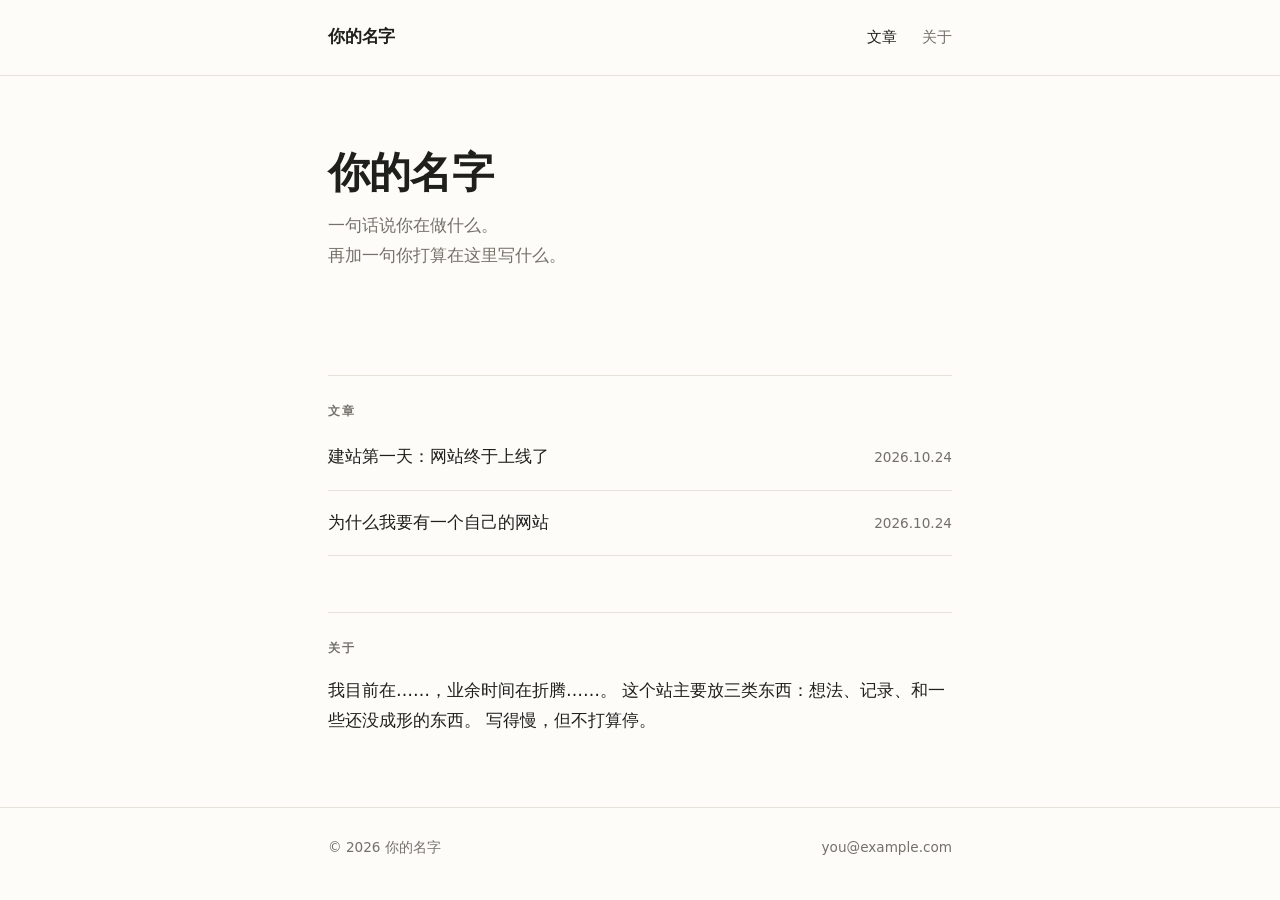
<file: index.html>
<!doctype html>
<html lang="zh-CN">
<head>
<meta charset="utf-8">
<meta name="viewport" content="width=device-width, initial-scale=1">
<title>你的名字 · 个人主页</title>
<meta name="description" content="这里放一句话介绍你自己。">
<link rel="icon" href="assets/favicon.svg" type="image/svg+xml">
<link rel="stylesheet" href="assets/style.css">
</head>
<body>

<header class="site-header">
  <div class="wrap">
    <a class="brand" href="index.html">你的名字</a>
    <nav class="nav">
      <a href="index.html" aria-current="page">文章</a>
      <a href="about.html">关于</a>
    </nav>
  </div>
</header>

<main class="wrap">

  <section class="hero">
    <h1>你的名字</h1>
    <p>一句话说你在做什么。<br>再加一句你打算在这里写什么。</p>
  </section>

  <h2 class="section-title">文章</h2>
  <ul class="post-list">
    <li>
      <a href="posts/build-log-001.html">
        <span class="title">建站第一天：网站终于上线了</span>
        <time datetime="2026-10-24">2026.10.24</time>
      </a>
    </li>
    <li>
      <a href="posts/why-a-website.html">
        <span class="title">为什么我要有一个自己的网站</span>
        <time datetime="2026-10-24">2026.10.24</time>
      </a>
    </li>
  </ul>

  <h2 class="section-title">关于</h2>
  <p>
    我目前在……，业余时间在折腾……。
    这个站主要放三类东西：想法、记录、和一些还没成形的东西。
    写得慢，但不打算停。
  </p>

</main>

<footer class="site-footer">
  <div class="wrap">
    <span>© 2026 你的名字</span>
    <span><a href="mailto:you@example.com">you@example.com</a></span>
  </div>
</footer>

</body>
</html>
</file>
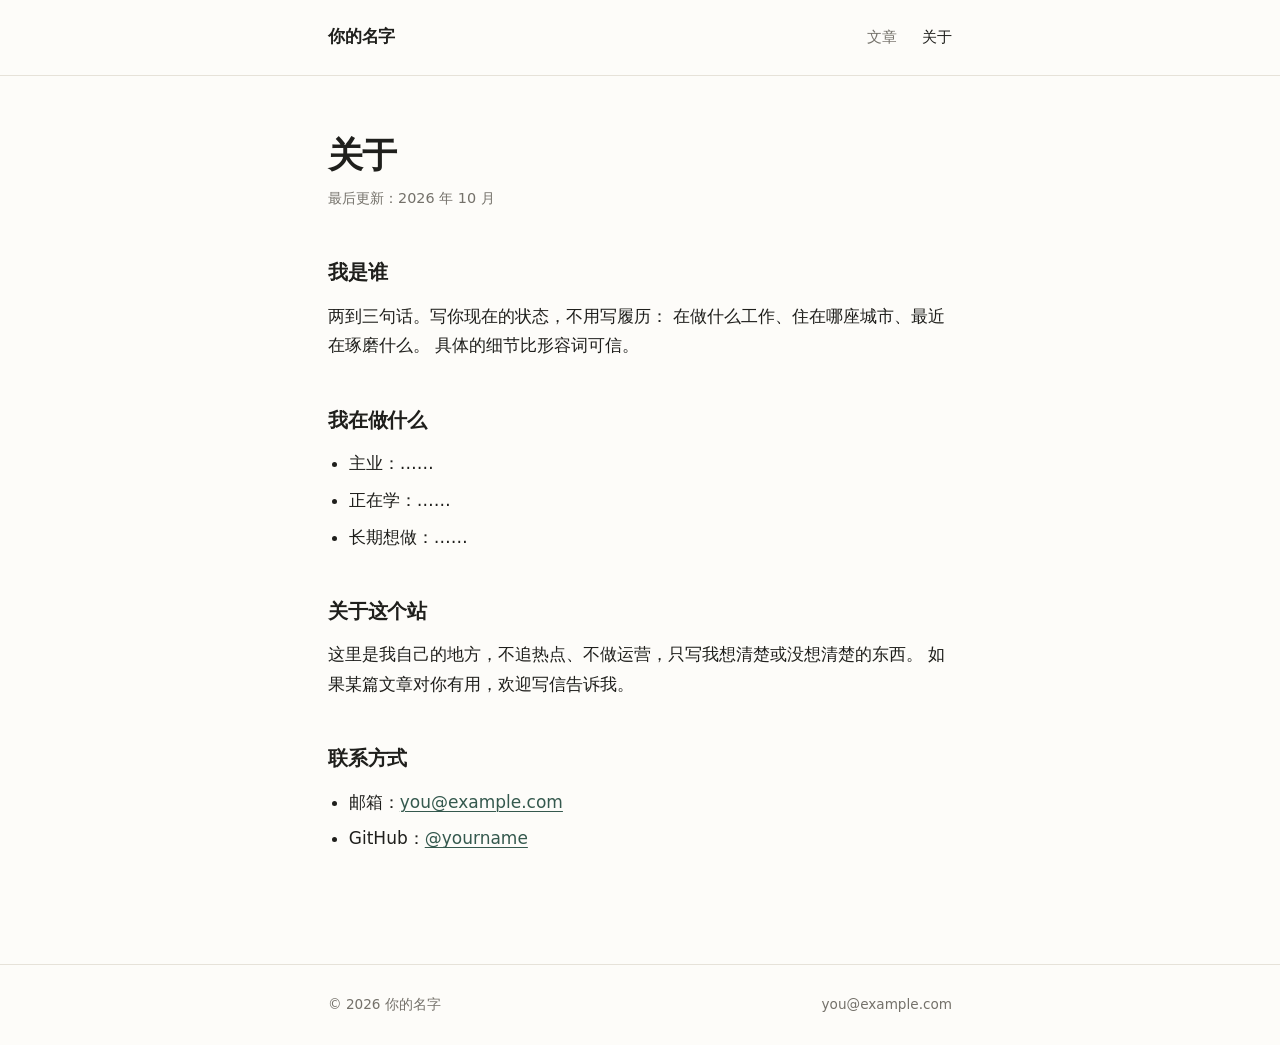
<file: about.html>
<!doctype html>
<html lang="zh-CN">
<head>
<meta charset="utf-8">
<meta name="viewport" content="width=device-width, initial-scale=1">
<title>关于 · 你的名字</title>
<meta name="description" content="关于我，以及关于这个网站。">
<link rel="icon" href="assets/favicon.svg" type="image/svg+xml">
<link rel="stylesheet" href="assets/style.css">
</head>
<body>

<header class="site-header">
  <div class="wrap">
    <a class="brand" href="index.html">你的名字</a>
    <nav class="nav">
      <a href="index.html">文章</a>
      <a href="about.html" aria-current="page">关于</a>
    </nav>
  </div>
</header>

<main class="wrap">
  <article class="article">

    <header>
      <h1>关于</h1>
      <p class="meta">最后更新：2026 年 10 月</p>
    </header>

    <h2>我是谁</h2>
    <p>
      两到三句话。写你现在的状态，不用写履历：
      在做什么工作、住在哪座城市、最近在琢磨什么。
      具体的细节比形容词可信。
    </p>

    <h2>我在做什么</h2>
    <ul>
      <li>主业：……</li>
      <li>正在学：……</li>
      <li>长期想做：……</li>
    </ul>

    <h2>关于这个站</h2>
    <p>
      这里是我自己的地方，不追热点、不做运营，只写我想清楚或没想清楚的东西。
      如果某篇文章对你有用，欢迎写信告诉我。
    </p>

    <h2>联系方式</h2>
    <ul>
      <li>邮箱：<a href="mailto:you@example.com">you@example.com</a></li>
      <li>GitHub：<a href="https://github.com/yourname">@yourname</a></li>
    </ul>

  </article>
</main>

<footer class="site-footer">
  <div class="wrap">
    <span>© 2026 你的名字</span>
    <span><a href="mailto:you@example.com">you@example.com</a></span>
  </div>
</footer>

</body>
</html>
</file>
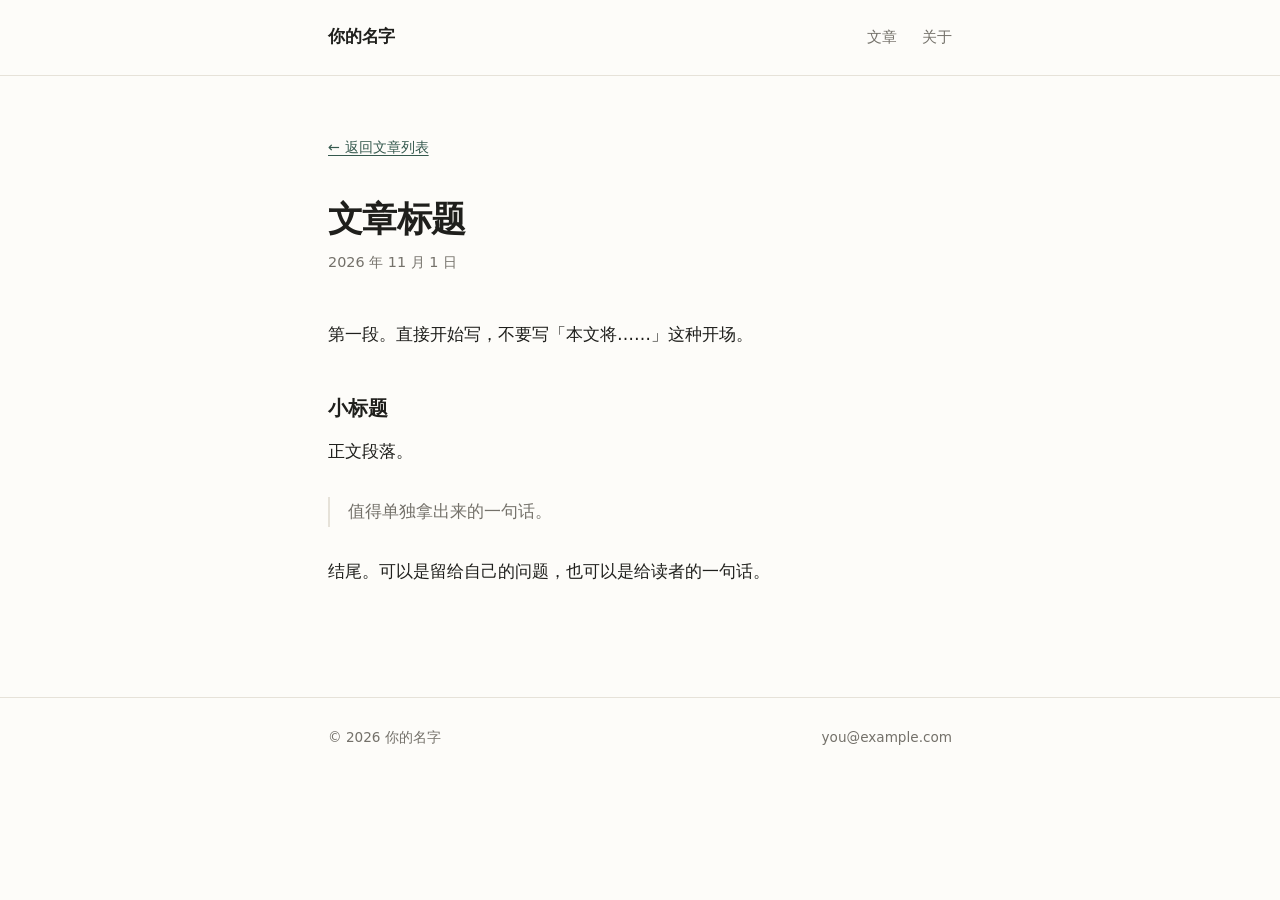
<file: posts/_template.html>
<!doctype html>
<!--
  ============================================================
  文章模板 —— 写新文章时复制这个文件
  ============================================================

  步骤：
  1. 在 posts/ 目录里复制这个文件，改文件名，比如 2026-11-my-post.html
     文件名只用小写字母、数字和连字符，不要用空格和中文
  2. 改下面五个地方：
     - <title>          文章标题 · 你的名字
     - <meta description>  一两句话摘要（搜索结果里显示）
     - <h1>             文章标题
     - <p class="meta"> 日期
     - 正文：删掉示例段落，写你的内容
  3. 回到 index.html，在 <ul class="post-list"> 里加一条：

     <li>
       <a href="posts/你的文件名.html">
         <span class="title">文章标题</span>
         <time datetime="2026-11-01">2026.11.01</time>
       </a>
     </li>

     注意：最新的放最上面
  4. 提交、推送，等一两分钟

  正文可用的标签：
    <h2>小标题</h2>
    <p>段落</p>
    <strong>加粗</strong>  <em>斜体</em>
    <a href="https://...">链接</a>
    <ul><li>列表项</li></ul>
    <blockquote><p>引用</p></blockquote>
    <code>行内代码</code>
    <pre><code>代码块</code></pre>
    <hr>  分隔线
    <img src="../assets/图片名.jpg" alt="描述">
  ============================================================
-->
<html lang="zh-CN">
<head>
<meta charset="utf-8">
<meta name="viewport" content="width=device-width, initial-scale=1">
<title>文章标题 · 你的名字</title>
<meta name="description" content="一句话摘要。">
<link rel="icon" href="../assets/favicon.svg" type="image/svg+xml">
<link rel="stylesheet" href="../assets/style.css">
</head>
<body>

<header class="site-header">
  <div class="wrap">
    <a class="brand" href="../index.html">你的名字</a>
    <nav class="nav">
      <a href="../index.html">文章</a>
      <a href="../about.html">关于</a>
    </nav>
  </div>
</header>

<main class="wrap">
  <article class="article">

    <a class="back" href="../index.html">← 返回文章列表</a>

    <header>
      <h1>文章标题</h1>
      <p class="meta"><time datetime="2026-11-01">2026 年 11 月 1 日</time></p>
    </header>

    <p>第一段。直接开始写，不要写「本文将……」这种开场。</p>

    <h2>小标题</h2>

    <p>正文段落。</p>

    <blockquote>
      <p>值得单独拿出来的一句话。</p>
    </blockquote>

    <p>结尾。可以是留给自己的问题，也可以是给读者的一句话。</p>

  </article>
</main>

<footer class="site-footer">
  <div class="wrap">
    <span>© 2026 你的名字</span>
    <span><a href="mailto:you@example.com">you@example.com</a></span>
  </div>
</footer>

</body>
</html>
</file>
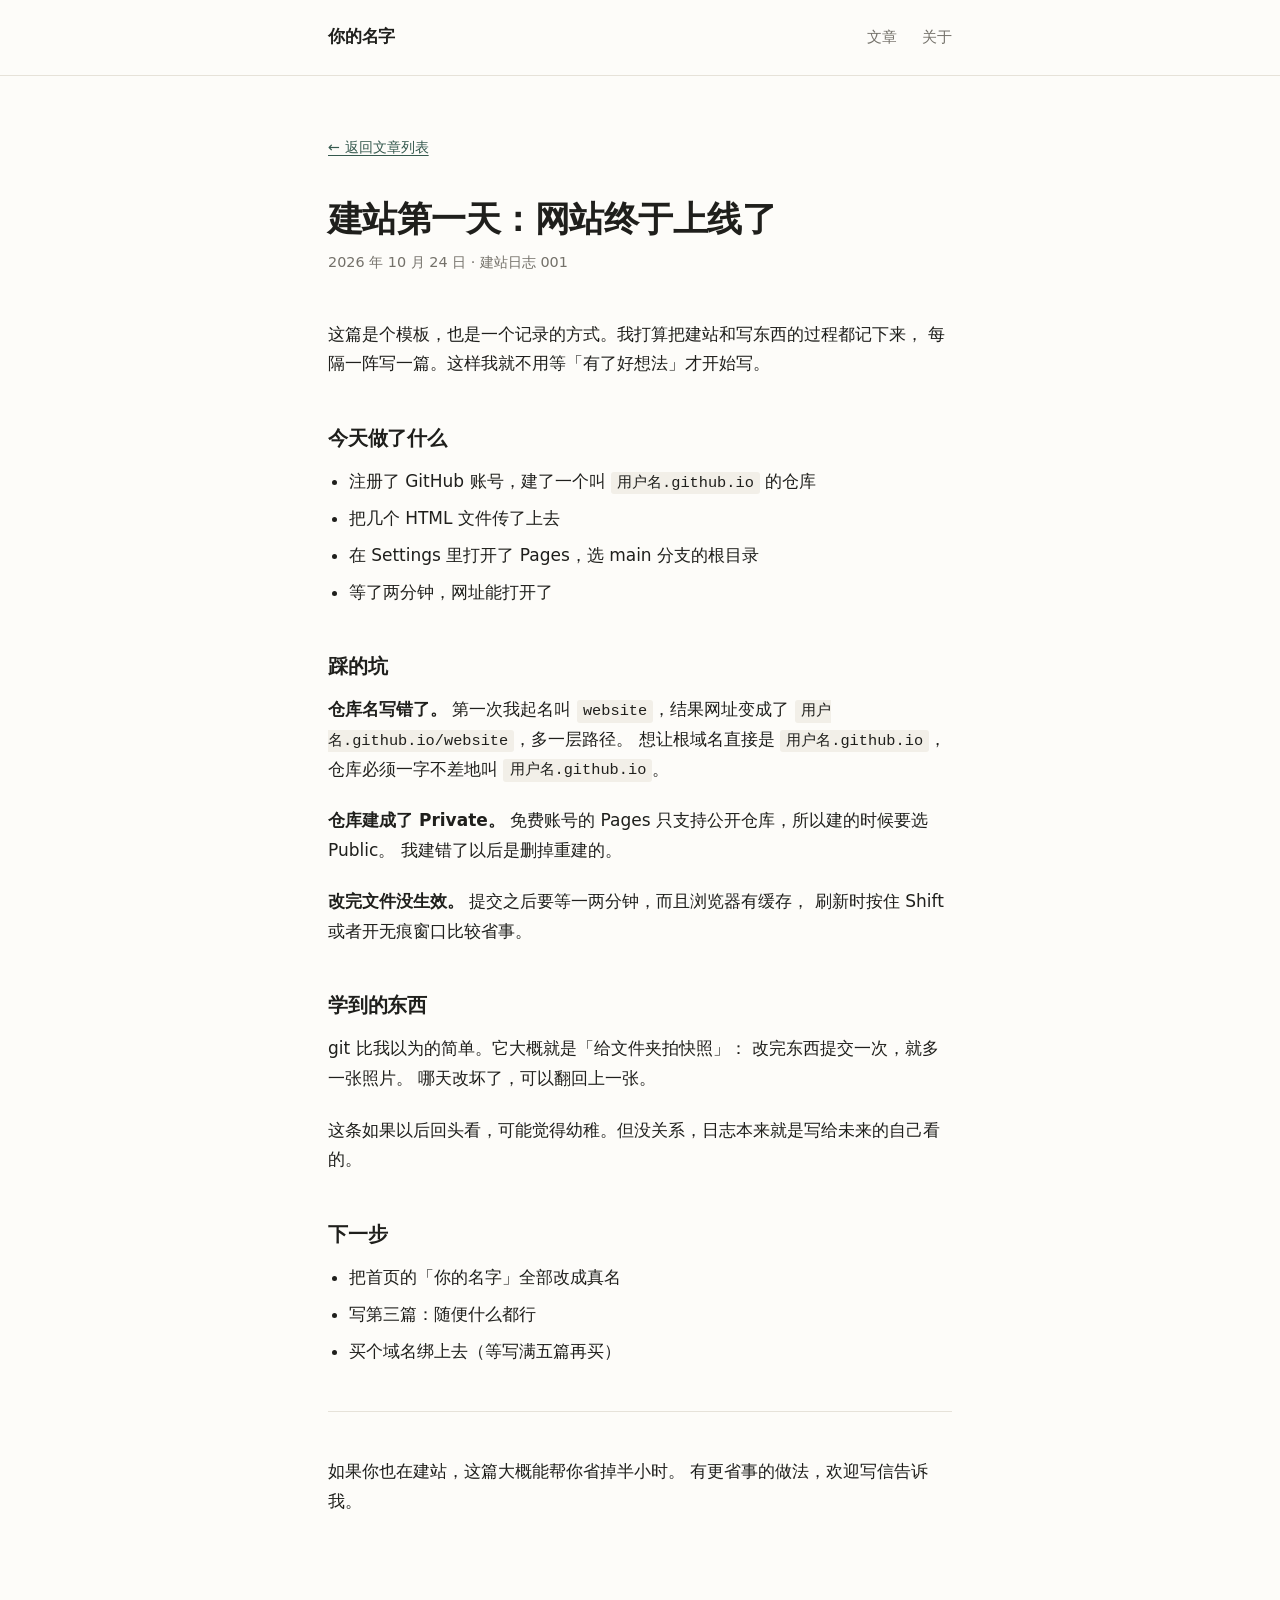
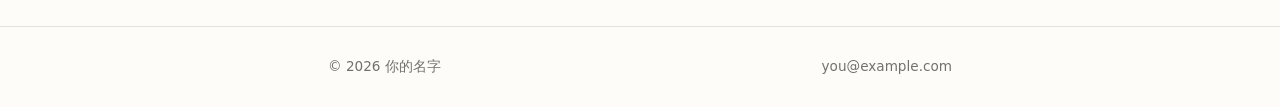
<file: posts/build-log-001.html>
<!doctype html>
<html lang="zh-CN">
<head>
<meta charset="utf-8">
<meta name="viewport" content="width=device-width, initial-scale=1">
<title>建站第一天：网站终于上线了 · 你的名字</title>
<meta name="description" content="建站日志 001：从零到有网址，实际用了不到一小时。">
<link rel="icon" href="../assets/favicon.svg" type="image/svg+xml">
<link rel="stylesheet" href="../assets/style.css">
</head>
<body>

<header class="site-header">
  <div class="wrap">
    <a class="brand" href="../index.html">你的名字</a>
    <nav class="nav">
      <a href="../index.html">文章</a>
      <a href="../about.html">关于</a>
    </nav>
  </div>
</header>

<main class="wrap">
  <article class="article">

    <a class="back" href="../index.html">← 返回文章列表</a>

    <header>
      <h1>建站第一天：网站终于上线了</h1>
      <p class="meta"><time datetime="2026-10-24">2026 年 10 月 24 日</time> · 建站日志 001</p>
    </header>

    <p>
      这篇是个模板，也是一个记录的方式。我打算把建站和写东西的过程都记下来，
      每隔一阵写一篇。这样我就不用等「有了好想法」才开始写。
    </p>

    <h2>今天做了什么</h2>
    <ul>
      <li>注册了 GitHub 账号，建了一个叫 <code>用户名.github.io</code> 的仓库</li>
      <li>把几个 HTML 文件传了上去</li>
      <li>在 Settings 里打开了 Pages，选 main 分支的根目录</li>
      <li>等了两分钟，网址能打开了</li>
    </ul>

    <h2>踩的坑</h2>

    <p>
      <strong>仓库名写错了。</strong>
      第一次我起名叫 <code>website</code>，结果网址变成了
      <code>用户名.github.io/website</code>，多一层路径。
      想让根域名直接是 <code>用户名.github.io</code>，仓库必须一字不差地叫
      <code>用户名.github.io</code>。
    </p>

    <p>
      <strong>仓库建成了 Private。</strong>
      免费账号的 Pages 只支持公开仓库，所以建的时候要选 Public。
      我建错了以后是删掉重建的。
    </p>

    <p>
      <strong>改完文件没生效。</strong>
      提交之后要等一两分钟，而且浏览器有缓存，
      刷新时按住 Shift 或者开无痕窗口比较省事。
    </p>

    <h2>学到的东西</h2>

    <p>
      git 比我以为的简单。它大概就是「给文件夹拍快照」：
      改完东西提交一次，就多一张照片。
      哪天改坏了，可以翻回上一张。
    </p>

    <p>
      这条如果以后回头看，可能觉得幼稚。但没关系，日志本来就是写给未来的自己看的。
    </p>

    <h2>下一步</h2>
    <ul>
      <li>把首页的「你的名字」全部改成真名</li>
      <li>写第三篇：随便什么都行</li>
      <li>买个域名绑上去（等写满五篇再买）</li>
    </ul>

    <hr>

    <p>
      如果你也在建站，这篇大概能帮你省掉半小时。
      有更省事的做法，欢迎写信告诉我。
    </p>

  </article>
</main>

<footer class="site-footer">
  <div class="wrap">
    <span>© 2026 你的名字</span>
    <span><a href="mailto:you@example.com">you@example.com</a></span>
  </div>
</footer>

</body>
</html>
</file>
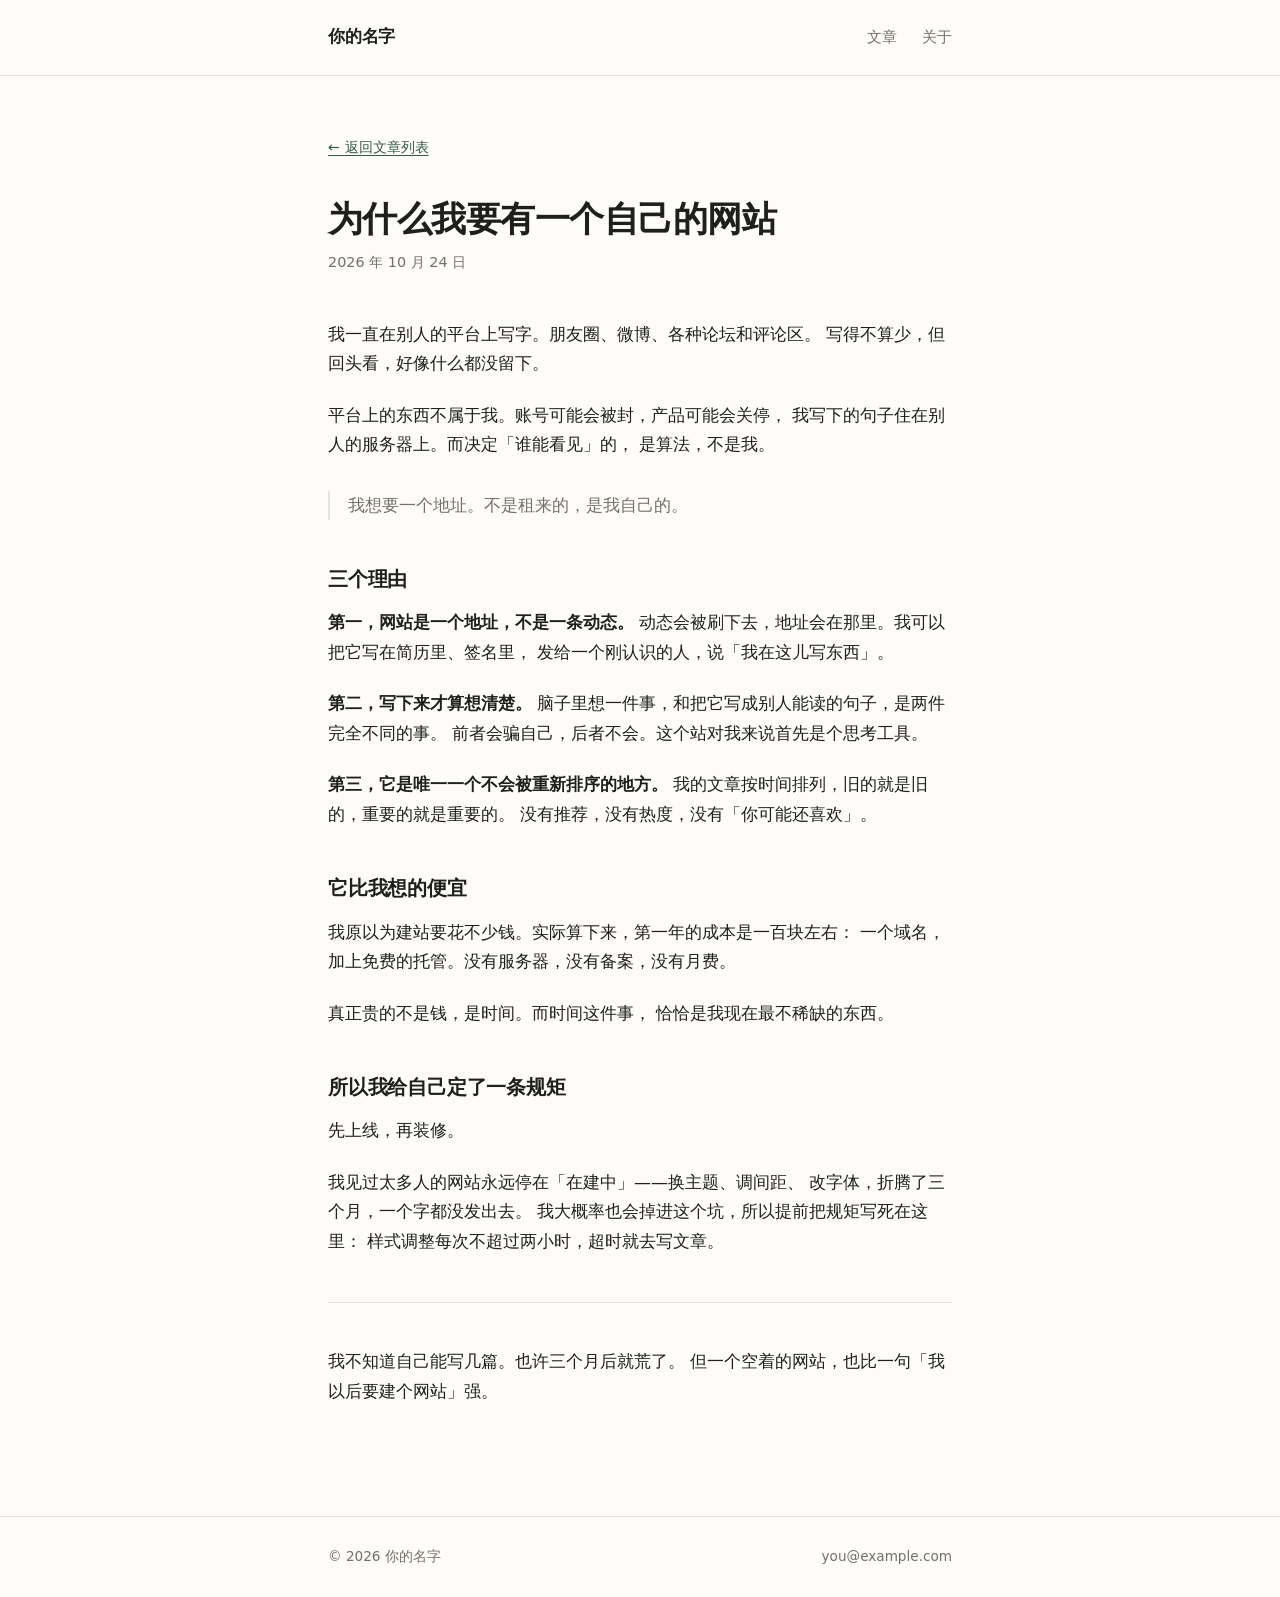
<file: posts/why-a-website.html>
<!doctype html>
<html lang="zh-CN">
<head>
<meta charset="utf-8">
<meta name="viewport" content="width=device-width, initial-scale=1">
<title>为什么我要有一个自己的网站 · 你的名字</title>
<meta name="description" content="平台上的东西不属于我，我想要一个自己的地址。">
<link rel="icon" href="../assets/favicon.svg" type="image/svg+xml">
<link rel="stylesheet" href="../assets/style.css">
</head>
<body>

<header class="site-header">
  <div class="wrap">
    <a class="brand" href="../index.html">你的名字</a>
    <nav class="nav">
      <a href="../index.html">文章</a>
      <a href="../about.html">关于</a>
    </nav>
  </div>
</header>

<main class="wrap">
  <article class="article">

    <a class="back" href="../index.html">← 返回文章列表</a>

    <header>
      <h1>为什么我要有一个自己的网站</h1>
      <p class="meta"><time datetime="2026-10-24">2026 年 10 月 24 日</time></p>
    </header>

    <p>
      我一直在别人的平台上写字。朋友圈、微博、各种论坛和评论区。
      写得不算少，但回头看，好像什么都没留下。
    </p>

    <p>
      平台上的东西不属于我。账号可能会被封，产品可能会关停，
      我写下的句子住在别人的服务器上。而决定「谁能看见」的，
      是算法，不是我。
    </p>

    <blockquote>
      <p>我想要一个地址。不是租来的，是我自己的。</p>
    </blockquote>

    <h2>三个理由</h2>

    <p>
      <strong>第一，网站是一个地址，不是一条动态。</strong>
      动态会被刷下去，地址会在那里。我可以把它写在简历里、签名里，
      发给一个刚认识的人，说「我在这儿写东西」。
    </p>

    <p>
      <strong>第二，写下来才算想清楚。</strong>
      脑子里想一件事，和把它写成别人能读的句子，是两件完全不同的事。
      前者会骗自己，后者不会。这个站对我来说首先是个思考工具。
    </p>

    <p>
      <strong>第三，它是唯一一个不会被重新排序的地方。</strong>
      我的文章按时间排列，旧的就是旧的，重要的就是重要的。
      没有推荐，没有热度，没有「你可能还喜欢」。
    </p>

    <h2>它比我想的便宜</h2>

    <p>
      我原以为建站要花不少钱。实际算下来，第一年的成本是一百块左右：
      一个域名，加上免费的托管。没有服务器，没有备案，没有月费。
    </p>

    <p>
      真正贵的不是钱，是时间。而时间这件事，
      恰恰是我现在最不稀缺的东西。
    </p>

    <h2>所以我给自己定了一条规矩</h2>

    <p>
      先上线，再装修。
    </p>

    <p>
      我见过太多人的网站永远停在「在建中」——换主题、调间距、
      改字体，折腾了三个月，一个字都没发出去。
      我大概率也会掉进这个坑，所以提前把规矩写死在这里：
      样式调整每次不超过两小时，超时就去写文章。
    </p>

    <hr>

    <p>
      我不知道自己能写几篇。也许三个月后就荒了。
      但一个空着的网站，也比一句「我以后要建个网站」强。
    </p>

  </article>
</main>

<footer class="site-footer">
  <div class="wrap">
    <span>© 2026 你的名字</span>
    <span><a href="mailto:you@example.com">you@example.com</a></span>
  </div>
</footer>

</body>
</html>
</file>
<file: assets/style.css>
/* ============================================================
   个人网站样式表
   想换配色：只改下面 :root 里的变量就够了
   ============================================================ */

:root {
  --bg:      #fdfcf9;
  --fg:      #1f1f1c;
  --muted:   #74716a;
  --line:    #e6e2d9;
  --accent:  #35594e;
  --code-bg: #f2efe8;
  --maxw:    42rem;
}

/* 跟随系统深色模式 */
@media (prefers-color-scheme: dark) {
  :root {
    --bg:      #131413;
    --fg:      #e9e7e2;
    --muted:   #8d8a83;
    --line:    #2a2b28;
    --accent:  #8fb8a8;
    --code-bg: #1c1d1b;
  }
}

*,
*::before,
*::after { box-sizing: border-box; }

html { -webkit-text-size-adjust: 100%; }

body {
  margin: 0;
  background: var(--bg);
  color: var(--fg);
  font-family: "Inter", system-ui, -apple-system, "Segoe UI",
               "PingFang SC", "Hiragino Sans GB", "Microsoft YaHei", sans-serif;
  font-size: 17px;
  line-height: 1.75;
  -webkit-font-smoothing: antialiased;
}

.wrap {
  max-width: var(--maxw);
  margin: 0 auto;
  padding: 0 1.5rem;
}

/* ---------- 页头 ---------- */

.site-header { border-bottom: 1px solid var(--line); }

.site-header .wrap {
  display: flex;
  align-items: baseline;
  justify-content: space-between;
  gap: 1rem;
  padding-top: 1.4rem;
  padding-bottom: 1.4rem;
}

.brand {
  font-weight: 600;
  letter-spacing: -0.01em;
  color: var(--fg);
  text-decoration: none;
}

.nav a {
  margin-left: 1.25rem;
  color: var(--muted);
  text-decoration: none;
  font-size: 0.95rem;
}

.nav a:hover,
.nav a[aria-current="page"] { color: var(--fg); }

/* ---------- 首页 ---------- */

.hero { padding: 4.5rem 0 3rem; }

.hero h1 {
  margin: 0 0 0.85rem;
  font-size: clamp(1.9rem, 5vw, 2.6rem);
  line-height: 1.2;
  letter-spacing: -0.02em;
}

.hero p { margin: 0; max-width: 34rem; color: var(--muted); }

.section-title {
  margin: 3.5rem 0 0.25rem;
  padding-top: 1.5rem;
  border-top: 1px solid var(--line);
  font-size: 0.78rem;
  font-weight: 600;
  letter-spacing: 0.14em;
  text-transform: uppercase;
  color: var(--muted);
}

.post-list { margin: 0; padding: 0; list-style: none; }

.post-list li { border-bottom: 1px solid var(--line); }

.post-list a {
  display: flex;
  align-items: baseline;
  justify-content: space-between;
  gap: 1.5rem;
  padding: 1.05rem 0;
  color: var(--fg);
  text-decoration: none;
}

.post-list .title { border-bottom: 1px solid transparent; }

.post-list a:hover .title { border-bottom-color: currentColor; }

.post-list time {
  color: var(--muted);
  font-size: 0.85rem;
  font-variant-numeric: tabular-nums;
  white-space: nowrap;
}

/* ---------- 文章页 ---------- */

.article { padding: 3.5rem 0 1rem; }

.back {
  display: inline-block;
  margin-bottom: 2.25rem;
  color: var(--muted);
  text-decoration: none;
  font-size: 0.9rem;
}

.back:hover { color: var(--fg); }

.article h1 {
  margin: 0 0 0.6rem;
  font-size: clamp(1.7rem, 4.5vw, 2.2rem);
  line-height: 1.28;
  letter-spacing: -0.015em;
}

.article .meta {
  margin: 0 0 2.75rem;
  color: var(--muted);
  font-size: 0.9rem;
  font-variant-numeric: tabular-nums;
}

.article h2 {
  margin: 2.6rem 0 0.7rem;
  font-size: 1.25rem;
  letter-spacing: -0.01em;
}

.article h3 {
  margin: 2rem 0 0.5rem;
  font-size: 1.05rem;
}

.article p { margin: 0 0 1.35rem; }

.article ul,
.article ol { margin: 0 0 1.35rem; padding-left: 1.3rem; }

.article li { margin-bottom: 0.45rem; }

.article a {
  color: var(--accent);
  text-decoration: underline;
  text-decoration-thickness: 1px;
  text-underline-offset: 3px;
}

.article blockquote {
  margin: 1.9rem 0;
  padding-left: 1.1rem;
  border-left: 2px solid var(--line);
  color: var(--muted);
}

.article blockquote p:last-child { margin-bottom: 0; }

.article code {
  padding: 0.15em 0.4em;
  border-radius: 3px;
  background: var(--code-bg);
  font-size: 0.9em;
  font-family: ui-monospace, "Cascadia Code", Consolas, monospace;
}

.article pre {
  margin: 0 0 1.5rem;
  padding: 1rem 1.1rem;
  border-radius: 6px;
  background: var(--code-bg);
  overflow-x: auto;
  line-height: 1.6;
}

.article pre code { padding: 0; background: none; font-size: 0.88em; }

.article hr { margin: 2.8rem 0; border: 0; border-top: 1px solid var(--line); }

.article img { max-width: 100%; height: auto; border-radius: 6px; }

/* ---------- 页脚 ---------- */

.site-footer {
  margin-top: 4.5rem;
  border-top: 1px solid var(--line);
}

.site-footer .wrap {
  display: flex;
  flex-wrap: wrap;
  justify-content: space-between;
  gap: 0.5rem 1rem;
  padding-top: 1.75rem;
  padding-bottom: 1.75rem;
  color: var(--muted);
  font-size: 0.85rem;
}

.site-footer a { color: var(--muted); text-decoration: none; }

.site-footer a:hover { color: var(--fg); }

/* ---------- 小屏 ---------- */

@media (max-width: 480px) {
  .hero { padding: 3rem 0 2rem; }
  .post-list a { flex-direction: column; gap: 0.15rem; }
}

/* ---------- 细节 ---------- */

::selection { background: var(--accent); color: var(--bg); }

:focus-visible { outline: 2px solid var(--accent); outline-offset: 3px; }
</file>
